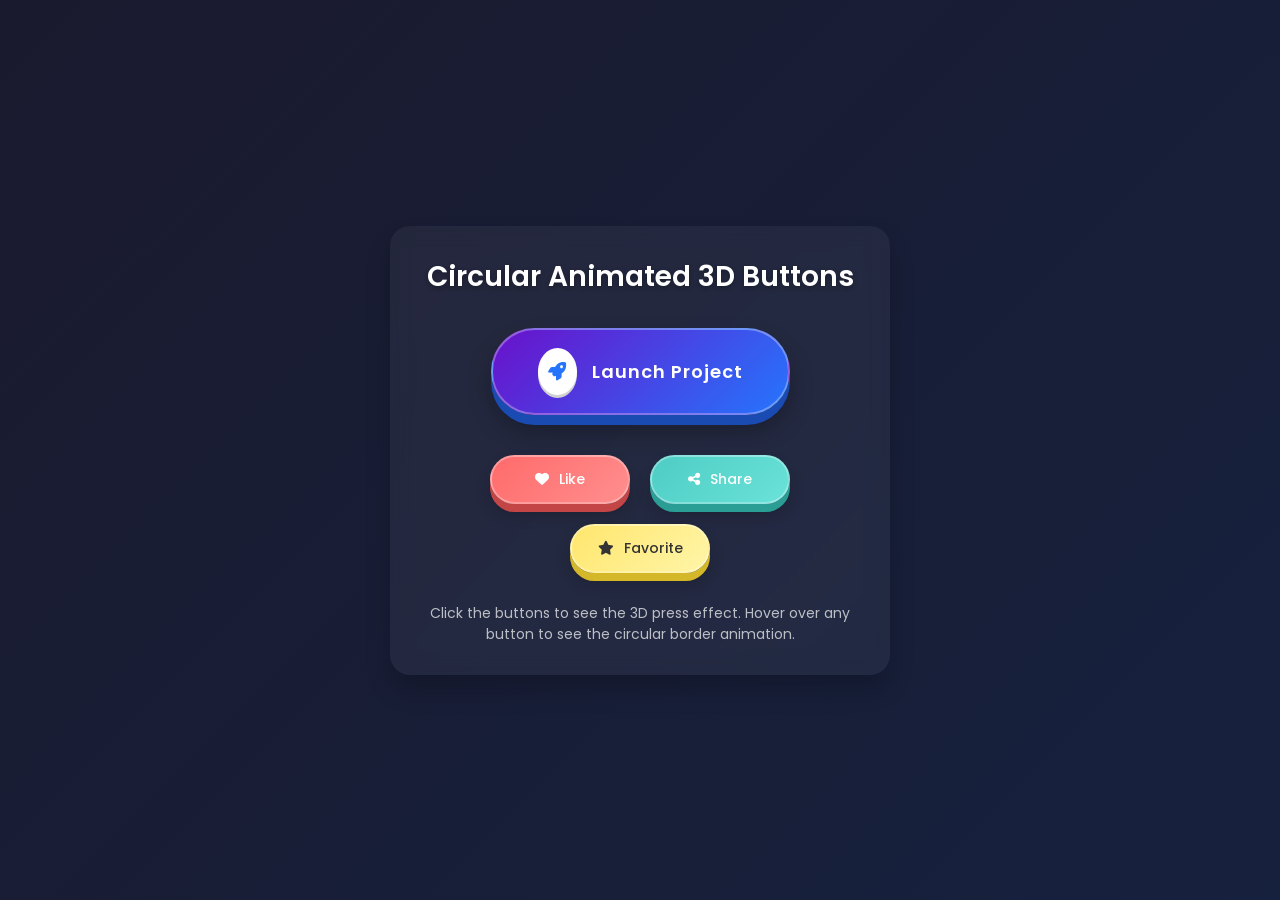
<file: Button1/index.html>
<!DOCTYPE html>
<html lang="en">
<head>
    <meta charset="UTF-8">
    <meta name="viewport" content="width=device-width, initial-scale=1.0">
    <title>Circular Animated 3D Buttons</title>
    <link href="https://fonts.googleapis.com/css2?family=Poppins:wght@400;500;600;700&display=swap" rel="stylesheet">
    <link rel="stylesheet" href="https://cdnjs.cloudflare.com/ajax/libs/font-awesome/6.4.0/css/all.min.css">
    <link rel="stylesheet" href="style.css">
</head>
<body>
    <div class="container">
        <h1>Circular Animated 3D Buttons</h1>
        
        <button class="button-3d">
            <div class="icon">
                <i class="fas fa-rocket"></i>
            </div>
            <span class="button-text">Launch Project</span>
        </button>
        
        <div class="variations">
            <button class="button-variant variant-1">
                <i class="fas fa-heart"></i>
                <span>Like</span>
            </button>
            
            <button class="button-variant variant-2">
                <i class="fas fa-share-alt"></i>
                <span>Share</span>
            </button>
            
            <button class="button-variant variant-3">
                <i class="fas fa-star"></i>
                <span>Favorite</span>
            </button>
        </div>
        
        <div class="info">
            <p>Click the buttons to see the 3D press effect. Hover over any button to see the circular border animation.</p>
        </div>
    </div>

    <script>
        // Add click animation to all buttons
        document.querySelectorAll('.button-3d, .button-variant').forEach(button => {
            button.addEventListener('click', function() {
                this.style.transform = 'translateY(5px)';
                setTimeout(() => {
                    this.style.transform = '';
                }, 150);
            });
        });
    </script>
</body>
</html>
</file>
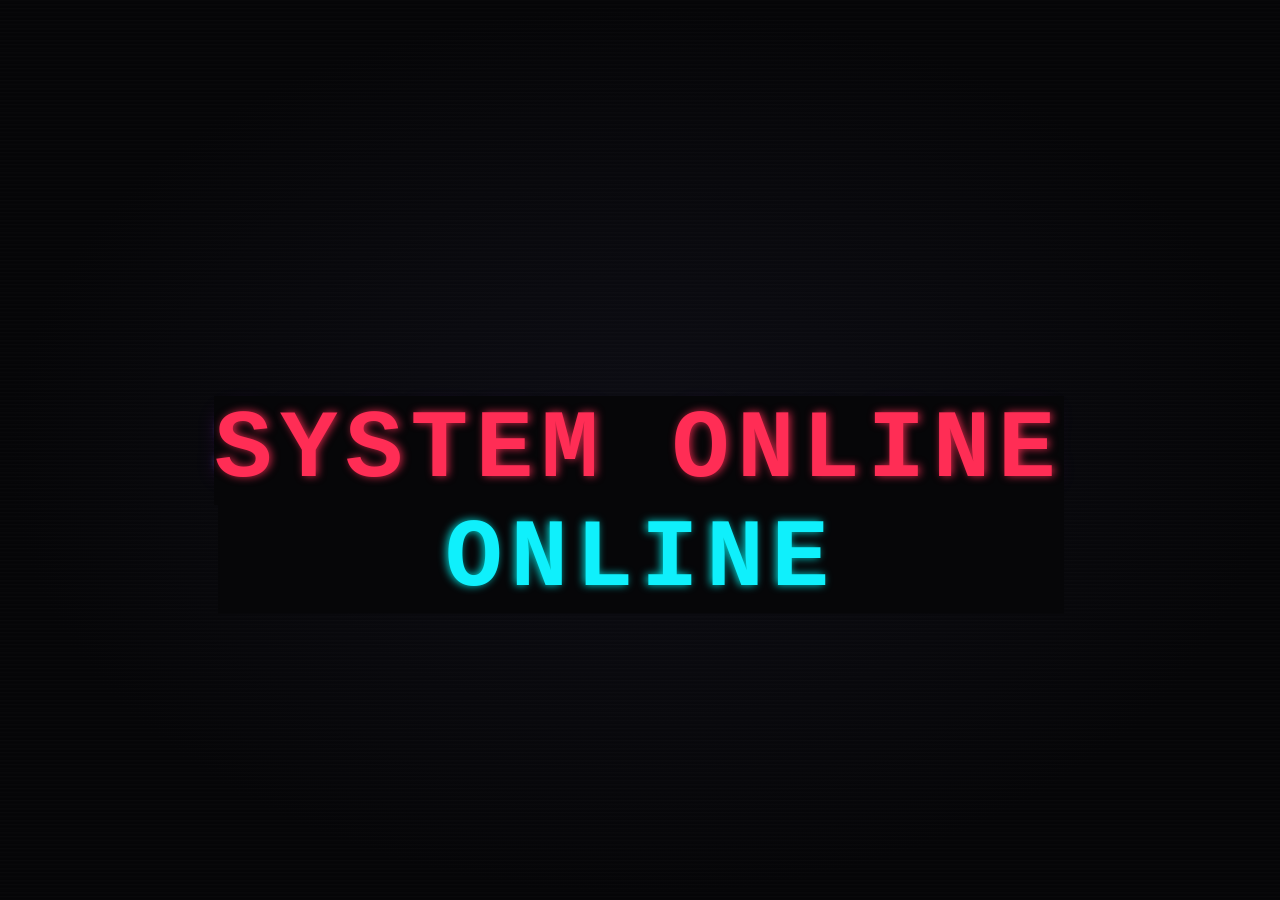
<file: Glitler effect/index.html>
<!DOCTYPE html>
<html lang="en">

<head>
    <meta charset="UTF-8">
    <meta name="viewport" content="width=device-width, initial-scale=1.0">
    <title>Glitch Text // Cyberpunk</title>
    <link rel="stylesheet" href="style.css">
</head>

<body>

    <div class="noise"></div>
    <div class="scanlines"></div>

    <div class="glitch-wrap">
        <h1 data-text="SYSTEM ONLINE">
            SYSTEM ONLINE
            <span class="layer-purple">SYSTEM ONLINE</span>
        </h1>
       
    </div>

</body>

</html>
</file>
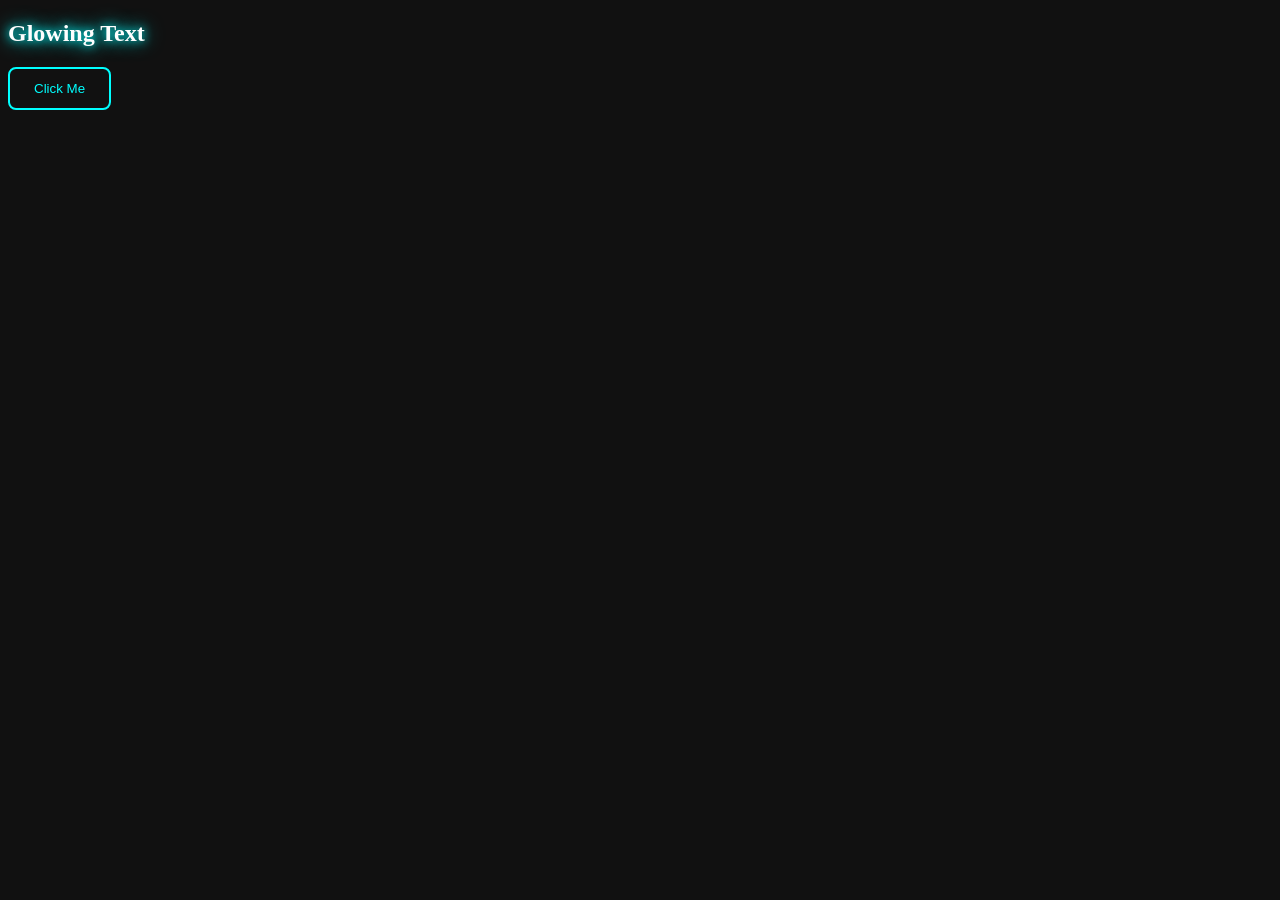
<file: glowing/index.html>
<!DOCTYPE html>
<html lang="en">
<head>
    <meta charset="UTF-8">
    <meta name="viewport" content="width=device-width, initial-scale=1.0">
    <title>Document</title>
    <link rel="stylesheet" href="style.css">
</head>
<body>
    <h2 class="glow-text">Glowing Text</h2>
    <button class="glow-btn">Click Me</button>
</body>
</html>
</file>
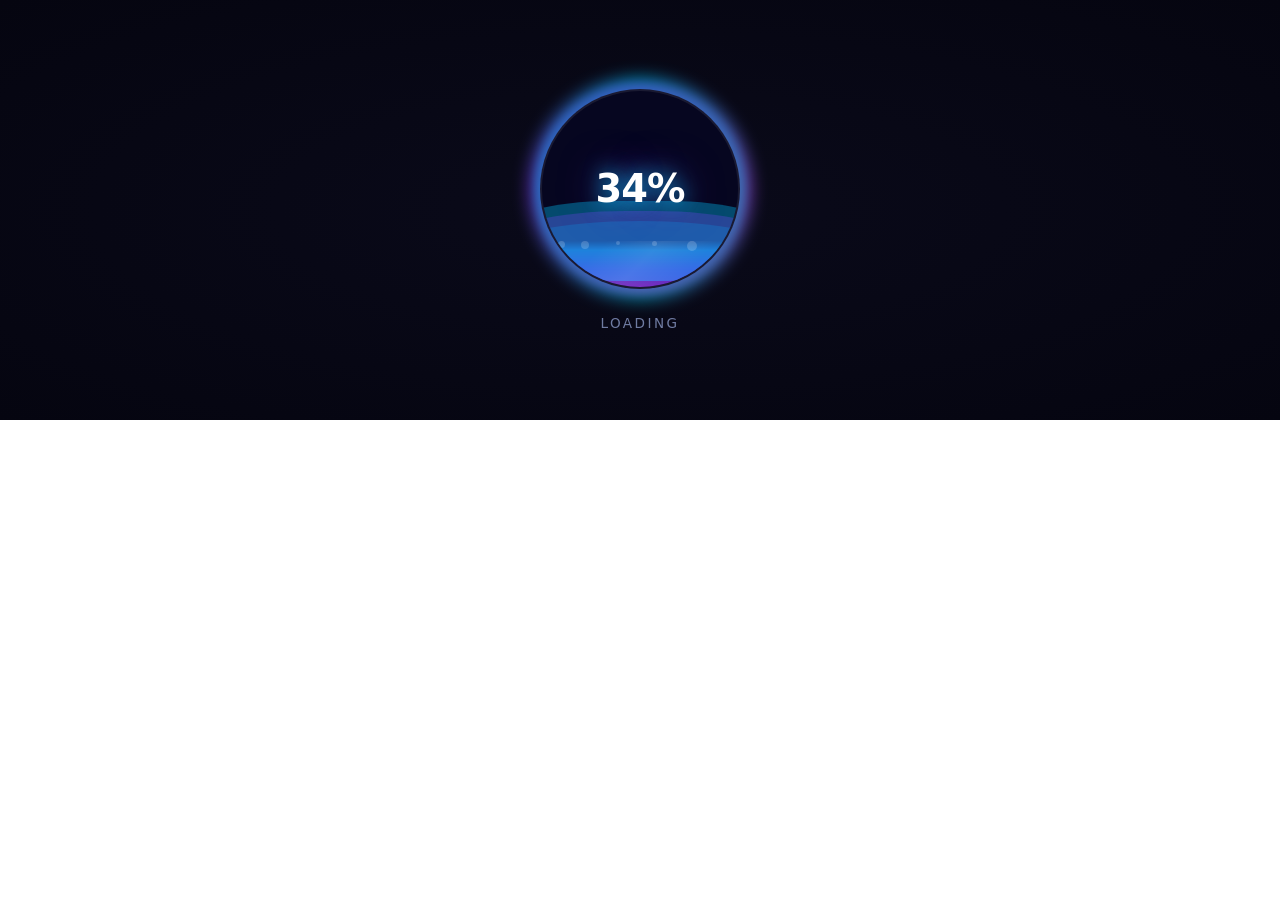
<file: liqued Loader/index.html>
<!DOCTYPE html>
<html lang="en">

<head>
    <meta charset="UTF-8">
    <meta name="viewport" content="width=device-width, initial-scale=1.0">
    <title>Document</title>
    <link rel="stylesheet" href="style.css">
</head>

<body>
    <div class="scene">
        <div class="loader-wrap">
            <div class="glow-ring"></div>
            <div class="glow-ring2"></div>
            <div class="loader">
                <div class="liquid">
                    <div class="wave"></div>
                    <div class="wave2"></div>
                    <div class="wave3"></div>
                    <div class="bubble b1"></div>
                    <div class="bubble b2"></div>
                    <div class="bubble b3"></div>
                    <div class="bubble b4"></div>
                    <div class="bubble b5"></div>
                    <div class="shimmer"></div>
                </div>
            </div>
            <div class="pct" id="pct">68%</div>
        </div>
        <div class="label">Loading</div>
    </div>

    <script>
        let v = 0, target = 68, dir = 1;
        const el = document.getElementById('pct');
        const liq = document.querySelector('.liquid');
        function tick() {
            v += dir * (Math.random() * 0.4 + 0.1);
            if (v >= target) { v = target; dir = -1; target = Math.floor(Math.random() * 30 + 40); }
            if (v <= 30) { v = 30; dir = 1; target = Math.floor(Math.random() * 40 + 50); }
            el.textContent = Math.round(v) + '%';
            liq.style.height = (v * 0.7) + '%';
            setTimeout(tick, 80);
        }
        tick();
    </script>

</body>

</html>
</file>
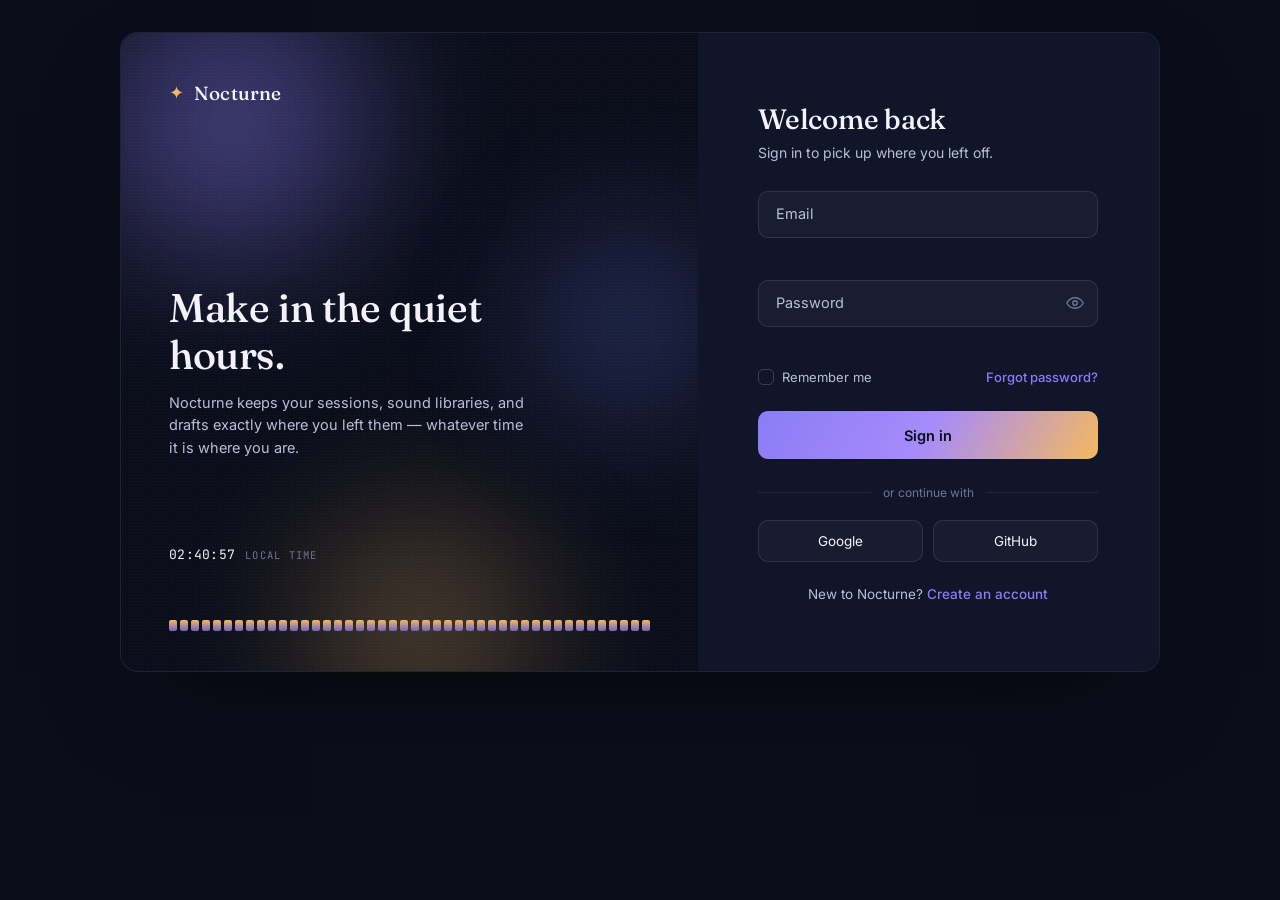
<file: login1/index.html>
<!DOCTYPE html>
<html lang="en">
<head>
<meta charset="UTF-8">
<meta name="viewport" content="width=device-width, initial-scale=1.0">
<title>Nocturne — Sign in</title>
<link rel="preconnect" href="https://fonts.googleapis.com">
<link rel="preconnect" href="https://fonts.gstatic.com" crossorigin>
<link href="https://fonts.googleapis.com/css2?family=Fraunces:opsz,wght@9..144,400;9..144,500;9..144,600&family=Inter:wght@400;500;600&family=JetBrains+Mono:wght@400;500&display=swap" rel="stylesheet">
<link rel="stylesheet" href="style.css">
</head>
<body>

  <div class="page">

    <div class="art-panel">
      <div class="aurora" id="aurora">
        <span class="blob blob-1"></span>
        <span class="blob blob-2"></span>
        <span class="blob blob-3"></span>
      </div>
      <div class="grain"></div>

      <div class="art-content">
        <div class="brand">
          <span class="brand-mark">✦</span>
          <span class="brand-name">Nocturne</span>
        </div>
      </div>

      <div class="art-middle">
        <p class="art-quote">Make in the&nbsp;quiet hours.</p>
        <p class="art-sub">Nocturne keeps your sessions, sound libraries, and drafts exactly where you left them — whatever time it is where you are.</p>
      </div>

      <div>
        <div class="meta-row">
          <span class="clock" id="clock">00:00:00</span>
          <span class="meta-label">LOCAL TIME</span>
        </div>
        <div class="waveform" id="waveform" aria-hidden="true"></div>
      </div>
    </div>

    <div class="form-panel">
      <div class="form-card">
        <h1>Welcome back</h1>
        <p class="form-sub">Sign in to pick up where you left off.</p>

        <form id="loginForm" novalidate>

          <div class="field" id="emailField">
            <input type="email" id="email" placeholder=" " autocomplete="email" required>
            <label for="email">Email</label>
            <span class="field-error" id="emailError"></span>
          </div>

          <div class="field password" id="passwordField">
            <input type="password" id="password" placeholder=" " autocomplete="current-password" required minlength="6">
            <label for="password">Password</label>
            <button type="button" class="toggle-pass" id="togglePass" aria-label="Show password">
              <svg id="eyeIcon" viewBox="0 0 24 24" fill="none" stroke="currentColor" stroke-width="1.8" stroke-linecap="round" stroke-linejoin="round">
                <path d="M1 12s4-7 11-7 11 7 11 7-4 7-11 7-11-7-11-7Z"/>
                <circle cx="12" cy="12" r="3"/>
              </svg>
            </button>
            <span class="field-error" id="passwordError"></span>
          </div>

          <div class="row-between">
            <label class="remember">
              <input type="checkbox" id="remember">
              <span class="checkbox-box"></span>
              Remember me
            </label>
            <a href="#" class="link">Forgot password?</a>
          </div>

          <button type="submit" class="submit-btn" id="submitBtn">
            <span class="btn-label">Sign in</span>
            <span class="mini-wave" aria-hidden="true"><span></span><span></span><span></span><span></span></span>
            <span class="check" aria-hidden="true">
              <svg viewBox="0 0 24 24" fill="none" stroke="currentColor" stroke-width="2.4" stroke-linecap="round" stroke-linejoin="round"><polyline points="20 6 9 17 4 12"/></svg>
              Signed in
            </span>
          </button>

        </form>

        <div class="divider"><span>or continue with</span></div>

        <div class="oauth-row">
          <button class="oauth-btn" type="button">Google</button>
          <button class="oauth-btn" type="button">GitHub</button>
        </div>

        <p class="signup-row">New to Nocturne? <a href="#" class="link">Create an account</a></p>
      </div>
    </div>

  </div>

<script>
(function(){

  /* live clock */
  var clockEl = document.getElementById('clock');
  function tick(){
    var d = new Date();
    var pad = function(n){ return n.toString().padStart(2,'0'); };
    clockEl.textContent = pad(d.getHours()) + ':' + pad(d.getMinutes()) + ':' + pad(d.getSeconds());
  }
  tick();
  setInterval(tick, 1000);

  /* build ambient waveform */
  var waveform = document.getElementById('waveform');
  var BAR_COUNT = 44;
  var bars = [];
  for (var i = 0; i < BAR_COUNT; i++){
    var bar = document.createElement('span');
    bar.className = 'bar';
    var dur = (1.6 + Math.random()*1.6).toFixed(2);
    var delay = (Math.random()*2).toFixed(2);
    var ampHi = (0.45 + Math.random()*0.55).toFixed(2);
    bar.style.setProperty('--dur', dur + 's');
    bar.style.setProperty('--delay', delay + 's');
    bar.style.setProperty('--ampHi', ampHi);
    bar.style.setProperty('--ampLo', (ampHi*0.35).toFixed(2));
    waveform.appendChild(bar);
    bars.push(bar);
  }

  var reduceMotion = window.matchMedia('(prefers-reduced-motion: reduce)').matches;

  function pulseWave(count){
    if (reduceMotion) return;
    var shuffled = bars.slice().sort(function(){ return 0.5 - Math.random(); });
    var sample = shuffled.slice(0, count || 6);
    sample.forEach(function(b){
      b.classList.add('pulse');
      setTimeout(function(){ b.classList.remove('pulse'); }, 280 + Math.random()*200);
    });
  }

  function boostAurora(on){
    if (reduceMotion) return;
    document.getElementById('aurora').classList.toggle('boost', on);
  }

  /* typing reacts on the ambient waveform */
  ['email','password'].forEach(function(id){
    var el = document.getElementById(id);
    el.addEventListener('input', function(){ pulseWave(4); });
  });

  /* password visibility toggle */
  var passwordInput = document.getElementById('password');
  var toggleBtn = document.getElementById('togglePass');
  var eyeIcon = document.getElementById('eyeIcon');
  var EYE = '<path d="M1 12s4-7 11-7 11 7 11 7-4 7-11 7-11-7-11-7Z"/><circle cx="12" cy="12" r="3"/>';
  var EYE_OFF = '<path d="M17.94 17.94A10.94 10.94 0 0 1 12 19c-7 0-11-7-11-7a18.6 18.6 0 0 1 4.22-4.94"/><path d="M9.9 4.24A9.12 9.12 0 0 1 12 4c7 0 11 7 11 7a18.5 18.5 0 0 1-2.16 3.19"/><path d="M14.12 14.12a3 3 0 1 1-4.24-4.24"/><line x1="1" y1="1" x2="23" y2="23"/>';
  toggleBtn.addEventListener('click', function(){
    var showing = passwordInput.type === 'text';
    passwordInput.type = showing ? 'password' : 'text';
    eyeIcon.innerHTML = showing ? EYE : EYE_OFF;
    toggleBtn.setAttribute('aria-label', showing ? 'Show password' : 'Hide password');
  });

  /* validation + submit flow */
  var form = document.getElementById('loginForm');
  var emailField = document.getElementById('emailField');
  var passwordField = document.getElementById('passwordField');
  var emailInput = document.getElementById('email');
  var emailError = document.getElementById('emailError');
  var passwordError = document.getElementById('passwordError');
  var submitBtn = document.getElementById('submitBtn');

  function setError(field, errorEl, message){
    if (message){
      field.classList.add('has-error');
      errorEl.textContent = message;
      field.classList.remove('shake');
      void field.offsetWidth;
      field.classList.add('shake');
    } else {
      field.classList.remove('has-error');
      errorEl.textContent = '';
    }
  }

  function isValidEmail(value){
    return /^[^\s@]+@[^\s@]+\.[^\s@]+$/.test(value);
  }

  form.addEventListener('submit', function(e){
    e.preventDefault();
    if (submitBtn.classList.contains('loading') || submitBtn.classList.contains('success')) return;

    var emailVal = emailInput.value.trim();
    var passVal = passwordInput.value;
    var ok = true;

    if (!emailVal){
      setError(emailField, emailError, 'Enter your email to continue.');
      ok = false;
    } else if (!isValidEmail(emailVal)){
      setError(emailField, emailError, 'That email address doesn\u2019t look right.');
      ok = false;
    } else {
      setError(emailField, emailError, '');
    }

    if (!passVal){
      setError(passwordField, passwordError, 'Enter your password to continue.');
      ok = false;
    } else if (passVal.length < 6){
      setError(passwordField, passwordError, 'Password should be at least 6 characters.');
      ok = false;
    } else {
      setError(passwordField, passwordError, '');
    }

    if (!ok){
      pulseWave(10);
      return;
    }

    submitBtn.classList.add('loading');
    boostAurora(true);
    pulseWave(14);

    setTimeout(function(){
      submitBtn.classList.remove('loading');
      submitBtn.classList.add('success');
      pulseWave(24);
    }, 1100);

  });

})();
</script>

</body>
</html>
</file>
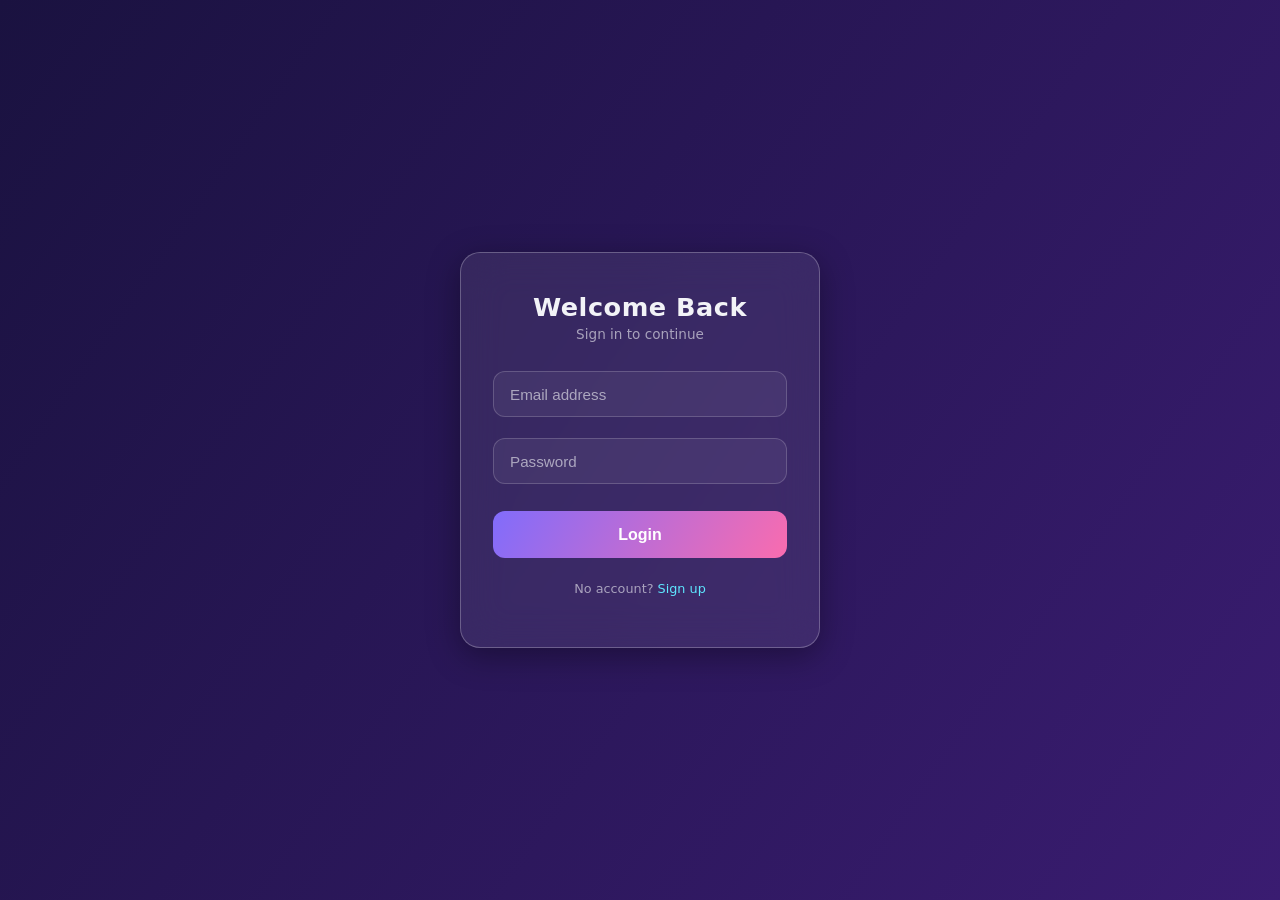
<file: login2/index.html>
<!DOCTYPE html>
<html lang="en">

<head>
    <meta charset="UTF-8">
    <meta name="viewport" content="width=device-width, initial-scale=1">
    <title>Glass Login</title>
    <link rel="stylesheet" href="style.css">
</head>

<body>

    <form onsubmit="event.preventDefault(); this.querySelector('button').textContent='Welcome ✨';">
        <h1>Welcome Back</h1>
        <p class="sub">Sign in to continue</p>

        <div class="field">
            <input type="email" placeholder="Email address" required>
        </div>
        <div class="field">
            <input type="password" placeholder="Password" required>
        </div>

        <button type="submit">Login</button>

        <p class="footer">No account? <a href="#">Sign up</a></p>
    </form>

</body>

</html>
</file>
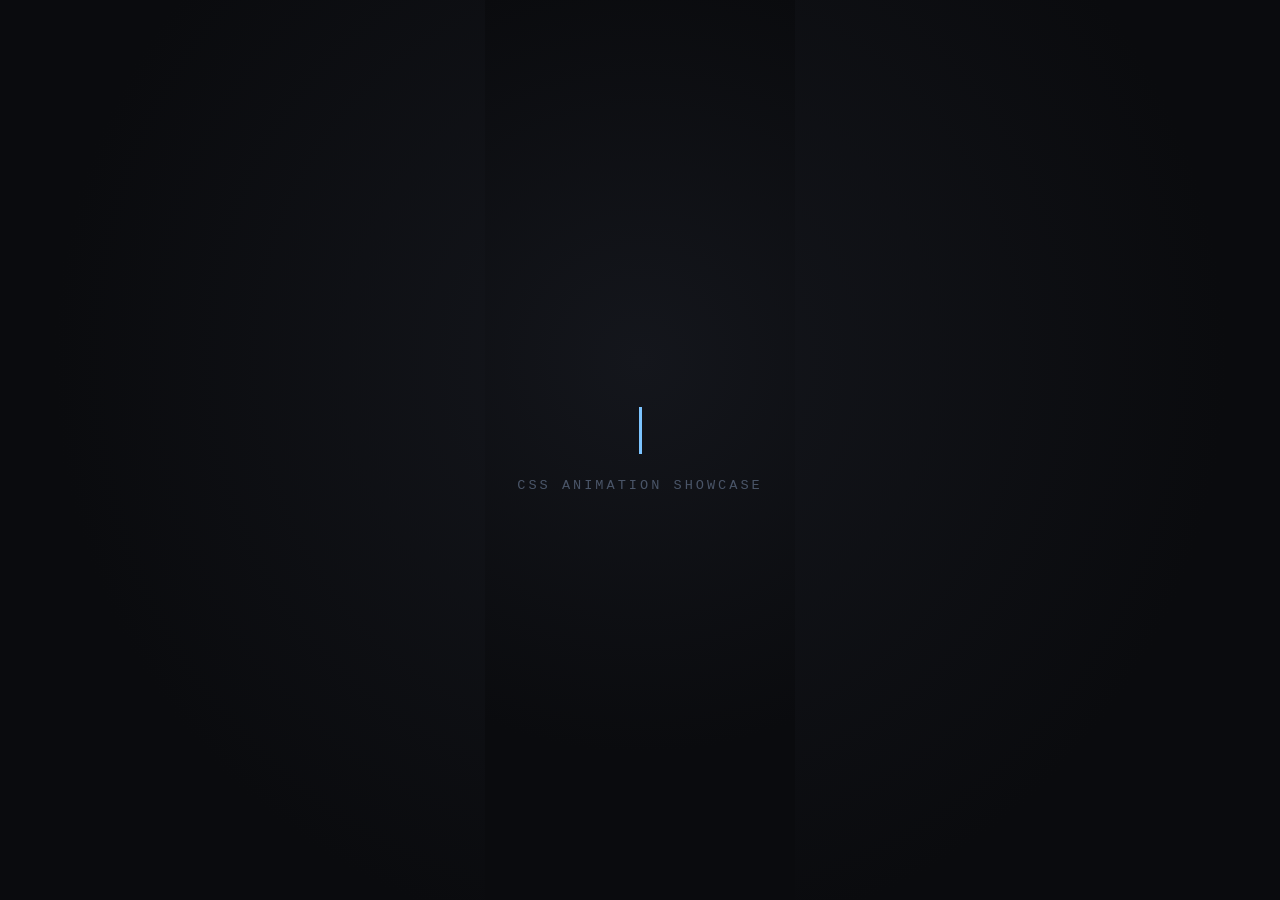
<file: typerwritter/index.html>
<!DOCTYPE html>
<html lang="en">

<head>
    <meta charset="UTF-8">
    <meta name="viewport" content="width=device-width, initial-scale=1.0">
    <title>Typewriter Effect</title>
    <link rel="stylesheet" href="style.css">
</head>

<body>

    <div class="stage">
        <div class="typewriter">Code. Create. Repeat.</div>
        <div class="caption">CSS Animation Showcase</div>
    </div>

</body>

</html>
</file>
<file: Button1/style.css>
* {
     margin: 0;
     padding: 0;
     box-sizing: border-box;
 }

 body {
     background: linear-gradient(135deg, #1a1a2e, #16213e);
     display: flex;
     justify-content: center;
     align-items: center;
     height: 100vh;
     font-family: 'Poppins', sans-serif;
 }

 .container {
     text-align: center;
     padding: 30px;
     border-radius: 20px;
     background: rgba(255, 255, 255, 0.05);
     backdrop-filter: blur(10px);
     box-shadow: 0 15px 25px rgba(0, 0, 0, 0.2);
     max-width: 500px;
     width: 90%;
 }

 h1 {
     color: white;
     margin-bottom: 30px;
     font-weight: 600;
     font-size: 28px;
     text-shadow: 0 2px 5px rgba(0, 0, 0, 0.3);
 }

 .button-3d {
     position: relative;
     display: flex;
     align-items: center;
     justify-content: center;
     gap: 15px;
     background: linear-gradient(135deg, #6a11cb 0%, #2575fc 100%);
     color: white;
     font-weight: 600;
     font-family: 'Poppins', sans-serif;
     font-size: 18px;
     letter-spacing: 1px;
     border: 2px solid rgba(255, 255, 255, 0.3);
     border-radius: 50px;
     padding: 18px 45px;
     box-shadow: 0 10px 0 #1a4bb3, 0 15px 25px rgba(0, 0, 0, 0.3);
     cursor: pointer;
     transition: all 0.3s ease;
     overflow: hidden;
     margin: 0 auto;
 }

 .button-3d::before {
     content: '';
     position: absolute;
     top: 0;
     left: -100%;
     width: 100%;
     height: 100%;
     background: linear-gradient(90deg, transparent, rgba(255, 255, 255, 0.2), transparent);
     transition: 0.5s;
 }

 .button-3d:hover::before {
     left: 100%;
 }

 .button-3d:active {
     box-shadow: 0 5px 0 #1a4bb3;
     transform: translateY(5px);
 }

 .icon {
     background: white;
     color: #2575fc;
     border-radius: 50%;
     padding: 10px;
     font-size: 18px;
     box-shadow: 0 3px 0 #d1d1d1;
     transition: all 0.3s ease;
     z-index: 1;
 }

 .button-3d:hover .icon {
     transform: scale(1.2) rotate(15deg);
     box-shadow: 0 5px 0 #d1d1d1;
 }

 .button-text {
     z-index: 1;
 }

 /* Circular border animation */
 .button-3d::after {
     content: '';
     position: absolute;
     top: -4px;
     left: -4px;
     right: -4px;
     bottom: -4px;
     border-radius: 50px;
     border: 2px solid transparent;
     background: linear-gradient(135deg, #6a11cb, #2575fc, #6a11cb);
     background-size: 400% 400%;
     z-index: -1;
     animation: borderAnimation 3s linear infinite;
     opacity: 0;
     transition: opacity 0.3s ease;
 }

 .button-3d:hover::after {
     opacity: 1;
 }

 @keyframes borderAnimation {
     0% {
         background-position: 0% 50%;
     }

     50% {
         background-position: 100% 50%;
     }

     100% {
         background-position: 0% 50%;
     }
 }

 .variations {
     display: flex;
     flex-wrap: wrap;
     justify-content: center;
     gap: 20px;
     margin-top: 40px;
 }

 .button-variant {
     position: relative;
     display: flex;
     align-items: center;
     justify-content: center;
     gap: 10px;
     color: white;
     font-weight: 500;
     font-family: 'Poppins', sans-serif;
     font-size: 14px;
     border: 2px solid rgba(255, 255, 255, 0.3);
     border-radius: 50px;
     padding: 12px 25px;
     cursor: pointer;
     transition: all 0.3s ease;
     min-width: 140px;
     overflow: hidden;
 }

 .variant-1 {
     background: linear-gradient(135deg, #ff6b6b, #ff8e8e);
     box-shadow: 0 8px 0 #c44545, 0 10px 15px rgba(0, 0, 0, 0.2);
 }

 .variant-1:active {
     box-shadow: 0 4px 0 #c44545;
     transform: translateY(4px);
 }

 .variant-2 {
     background: linear-gradient(135deg, #4ecdc4, #6ae2d9);
     box-shadow: 0 8px 0 #2a9d94, 0 10px 15px rgba(0, 0, 0, 0.2);
 }

 .variant-2:active {
     box-shadow: 0 4px 0 #2a9d94;
     transform: translateY(4px);
 }

 .variant-3 {
     background: linear-gradient(135deg, #ffe66d, #fff5a8);
     color: #333;
     box-shadow: 0 8px 0 #d4b82a, 0 10px 15px rgba(0, 0, 0, 0.2);
 }

 .variant-3:active {
     box-shadow: 0 4px 0 #d4b82a;
     transform: translateY(4px);
 }

 /* Circular border animation for variant buttons */
 .button-variant::after {
     content: '';
     position: absolute;
     top: -4px;
     left: -4px;
     right: -4px;
     bottom: -4px;
     border-radius: 50px;
     border: 2px solid transparent;
     background: linear-gradient(135deg, currentColor, rgba(255, 255, 255, 0.7), currentColor);
     background-size: 400% 400%;
     z-index: -1;
     animation: borderAnimation 3s linear infinite;
     opacity: 0;
     transition: opacity 0.3s ease;
 }

 .button-variant:hover::after {
     opacity: 1;
 }

 .info {
     color: rgba(255, 255, 255, 0.7);
     margin-top: 30px;
     font-size: 14px;
     line-height: 1.5;
 }
</file>
<file: Glitler effect/style.css>
:root {
    --bg: #060608;
    --cyan: #0ff0fc;
    --red: #ff2d55;
    --purple: #b026ff;
}

* {
    margin: 0;
    padding: 0;
    box-sizing: border-box;
}

html,
body {
    height: 100%;
    background: var(--bg);
    overflow: hidden;
}

body {
    display: flex;
    align-items: center;
    justify-content: center;
    min-height: 100vh;
    background:
        radial-gradient(ellipse at center, #0d0d14 0%, #050507 70%);
    font-family: 'Courier New', monospace;
}

/* subtle background noise via layered gradients (no images needed) */
.noise {
    position: fixed;
    inset: 0;
    pointer-events: none;
    background-image:
        repeating-linear-gradient(0deg, rgba(255, 255, 255, 0.02) 0px, rgba(255, 255, 255, 0.02) 1px, transparent 1px, transparent 3px);
    mix-blend-mode: overlay;
    animation: noiseShift 0.2s steps(2) infinite;
}

@keyframes noiseShift {
    0% {
        transform: translate(0, 0);
    }

    50% {
        transform: translate(-1px, 1px);
    }

    100% {
        transform: translate(1px, -1px);
    }
}

/* scanlines overlay */
.scanlines {
    position: fixed;
    inset: 0;
    pointer-events: none;
    background: repeating-linear-gradient(to bottom,
            rgba(255, 255, 255, 0.035) 0px,
            rgba(255, 255, 255, 0.035) 1px,
            transparent 2px,
            transparent 4px);
    animation: scanMove 6s linear infinite;
    opacity: 0.5;
}

@keyframes scanMove {
    from {
        background-position: 0 0;
    }

    to {
        background-position: 0 100px;
    }
}

.glitch-wrap {
    position: relative;
    text-align: center;
    padding: 2rem;
}

h1 {
    position: relative;
    font-size: clamp(2.5rem, 10vw, 6rem);
    font-weight: 900;
    letter-spacing: 0.08em;
    color: #f5f5f7;
    text-transform: uppercase;
    text-shadow:
        0 0 8px rgba(0, 255, 252, 0.6),
        0 0 22px rgba(176, 38, 255, 0.35);
    animation: flicker 4s infinite;
}

h1::before,
h1::after {
    content: attr(data-text);
    position: absolute;
    top: 0;
    left: 0;
    right: 0;
    color: inherit;
    background: var(--bg);
    overflow: hidden;
    clip-path: inset(0 0 0 0);
}

h1::before {
    color: var(--cyan);
    left: 2px;
    text-shadow: -2px 0 8px rgba(0, 255, 252, 0.8);
    animation: glitchTop 3.2s infinite linear;
}

h1::after {
    color: var(--red);
    left: -2px;
    text-shadow: 2px 0 8px rgba(255, 45, 85, 0.8);
    animation: glitchBottom 2.6s infinite linear;
}

/* purple layer via extra span */
.layer-purple {
    position: absolute;
    top: 0;
    left: 0;
    right: 0;
    color: var(--purple);
    text-shadow: 0 0 10px rgba(176, 38, 255, 0.8);
    mix-blend-mode: screen;
    animation: glitchPurple 3.8s infinite linear;
    pointer-events: none;
}

@keyframes flicker {

    0%,
    19%,
    21%,
    23%,
    25%,
    54%,
    56%,
    100% {
        opacity: 1;
    }

    20%,
    22%,
    24%,
    55% {
        opacity: 0.4;
    }
}

@keyframes glitchTop {

    0%,
    92%,
    100% {
        clip-path: inset(0 0 0 0);
        transform: translate(0, 0);
    }

    93% {
        clip-path: inset(10% 0 60% 0);
        transform: translate(-4px, -2px);
    }

    94% {
        clip-path: inset(70% 0 5% 0);
        transform: translate(4px, 2px);
    }

    95% {
        clip-path: inset(30% 0 40% 0);
        transform: translate(-3px, 1px);
    }

    96% {
        clip-path: inset(0 0 80% 0);
        transform: translate(3px, -1px);
    }

    97% {
        clip-path: inset(50% 0 10% 0);
        transform: translate(-2px, 2px);
    }

    98% {
        clip-path: inset(0 0 0 0);
        transform: translate(0, 0);
    }
}

@keyframes glitchBottom {

    0%,
    90%,
    100% {
        clip-path: inset(0 0 0 0);
        transform: translate(0, 0);
    }

    91% {
        clip-path: inset(60% 0 5% 0);
        transform: translate(4px, 1px);
    }

    92% {
        clip-path: inset(5% 0 70% 0);
        transform: translate(-4px, -1px);
    }

    93% {
        clip-path: inset(40% 0 30% 0);
        transform: translate(3px, 2px);
    }

    94% {
        clip-path: inset(75% 0 0 0);
        transform: translate(-3px, -2px);
    }

    95% {
        clip-path: inset(0 0 0 0);
        transform: translate(0, 0);
    }
}

@keyframes glitchPurple {

    0%,
    88%,
    100% {
        opacity: 0;
        transform: translate(0, 0);
    }

    89% {
        opacity: 0.7;
        transform: translate(6px, -2px) skewX(2deg);
    }

    90% {
        opacity: 0.7;
        transform: translate(-6px, 2px) skewX(-2deg);
    }

    91% {
        opacity: 0.5;
        transform: translate(3px, 0);
    }

    92% {
        opacity: 0;
        transform: translate(0, 0);
    }
}

@keyframes subFlicker {

    0%,
    88%,
    92%,
    100% {
        opacity: 0.75;
    }

    90% {
        opacity: 0.1;
    }
}
</file>
<file: glowing/style.css>
body{
    background-color: #111;
}

.glow-text{
    color: #fff;
    text-shadow: 0 0 10px #0ff,0 0 20px #0ff;
}

.glow-btn{
    background-color: #111;
    color: #0ff;
    border: 2px solid #0ff;
    padding: 12px 24px;
    border-radius: 8px;
    cursor: pointer;

}

.glow-btn:hover{
    box-shadow: 0 0 20px #0ff, 0 0 40px #0ff;
    text-shadow: 0 0 10px #0ff;
}
</file>
<file: liqued Loader/style.css>
* {
    margin: 0;
    padding: 0;
    box-sizing: border-box;
}

body {
    background: transparent;
}

.scene {
    display: flex;
    flex-direction: column;
    align-items: center;
    justify-content: center;
    min-height: 420px;
    background: radial-gradient(ellipse at 50% 50%,#0a0a1a 0%,#050510 100%);
}

.loader-wrap {
    position: relative;
    width: 200px;
    height: 200px;
}

.glow-ring {
    position: absolute;
    inset: -12px;
    border-radius: 50%;
    background: conic-gradient(from 0deg,#00c9ff,#a855f7,#06b6d4,#7c3aed,#00c9ff);
    animation: spin 4s linear infinite;
    filter: blur(8px);
    opacity: 0.6;
}

.glow-ring2 {
    position: absolute;
    inset: -6px;
    border-radius: 50%;
    background: conic-gradient(from 180deg,#a855f7,#00c9ff,#7c3aed,#06b6d4,#a855f7);
    animation: spin 6s linear infinite reverse;
    filter: blur(4px);
    opacity: 0.4;
}

.loader {
    position: relative;
    width: 200px;
    height: 200px;
    border-radius: 50%;
    overflow: hidden;
    background: #060620;
    border: 2px solid rgba(255, 255, 255, 0.08);
}

.liquid {
    position: absolute;
    bottom: 0;
    left: -10%;
    width: 120%;
    height: 65%;
    background: linear-gradient(180deg,rgba(0, 201, 255, 0) 0%,
            rgba(0, 180, 255, 0.6) 20%,
            rgba(80, 60, 220, 0.85) 60%,
            rgba(120, 40, 200, 0.95) 100%);
    animation: rise 3s ease-in-out infinite alternate;
}

.wave {
    position: absolute;
    top: -40px;
    left: -10%;
    width: 120%;
    height: 80px;
    background: rgba(0, 200, 255, 0.35);
    border-radius: 40%;
    animation: wave1 2.4s ease-in-out infinite;
}

.wave2 {
    position: absolute;
    top: -30px;
    left: -10%;
    width: 120%;
    height: 70px;
    background: rgba(120, 60, 240, 0.3);
    border-radius: 45%;
    animation: wave2 3.1s ease-in-out infinite reverse;
}

.wave3 {
    position: absolute;
    top: -20px;
    left: -10%;
    width: 120%;
    height: 60px;
    background: rgba(0, 180, 255, 0.2);
    border-radius: 50%;
    animation: wave1 1.9s ease-in-out infinite 0.5s;
}

.bubble {
    position: absolute;
    border-radius: 50%;
    background: rgba(255, 255, 255, 0.18);
    animation: bubble linear infinite;
}

.b1 {
    width: 8px;
    height: 8px;
    left: 25%;
    animation-duration: 3s;
    animation-delay: 0s;
}

.b2 {
    width: 5px;
    height: 5px;
    left: 55%;
    animation-duration: 4s;
    animation-delay: 1s;
}

.b3 {
    width: 10px;
    height: 10px;
    left: 70%;
    animation-duration: 3.5s;
    animation-delay: 0.5s;
}

.b4 {
    width: 4px;
    height: 4px;
    left: 40%;
    animation-duration: 2.8s;
    animation-delay: 1.5s;
}

.b5 {
    width: 7px;
    height: 7px;
    left: 15%;
    animation-duration: 3.8s;
    animation-delay: 0.8s;
}

.shimmer {
    position: absolute;
    inset: 0;
    background: linear-gradient(135deg,
            transparent 30%,
            rgba(255, 255, 255, 0.08) 50%,
            transparent 70%);
    animation: shimmer 2.5s ease-in-out infinite;
}

.pct {
    position: absolute;
    inset: 0;
    display: flex;
    align-items: center;
    justify-content: center;
    font: 700 2.4rem/1 system-ui, sans-serif;
    color: #fff;
    letter-spacing: -1px;
    text-shadow:
        0 0 20px rgba(0, 200, 255, 0.8),
        0 0 40px rgba(140, 60, 240, 0.6);
    animation: pulse 2s ease-in-out infinite;
    pointer-events: none;
}

.label {
    margin-top: 28px;
    font: 500 0.85rem/1 system-ui, sans-serif;
    color: rgba(180, 200, 255, 0.6);
    letter-spacing: 0.18em;
    text-transform: uppercase;
    animation: fadepulse 2.5s ease-in-out infinite;
}

@keyframes spin {
    to {
        transform: rotate(360deg);
    }
}

@keyframes rise {
    0% {
        height: 60%;
    }

    100% {
        height: 72%;
    }
}

@keyframes wave1 {

    0%,
    100% {
        transform: rotate(0deg);
    }

    50% {
        transform: rotate(6deg) translateX(4%);
    }
}

@keyframes wave2 {

    0%,
    100% {
        transform: rotate(0deg) translateX(0);
    }

    50% {
        transform: rotate(-8deg) translateX(-4%);
    }
}

@keyframes bubble {
    0% {
        transform: translateY(0) scale(1);
        opacity: 0.7;
    }

    80% {
        opacity: 0.5;
    }

    100% {
        transform: translateY(-130px) scale(0.4);
        opacity: 0;
    }
}

@keyframes shimmer {

    0%,
    100% {
        opacity: 0;
    }

    50% {
        opacity: 1;
    }
}

@keyframes pulse {

    0%,
    100% {
        transform: scale(1);
        opacity: 1;
    }

    50% {
        transform: scale(1.04);
        opacity: 0.85;
    }
}

@keyframes fadepulse {

    0%,
    100% {
        opacity: 0.5;
    }

    50% {
        opacity: 0.9;
    }
}

@keyframes count {
    from {
        --n: 0;
    }

    to {
        --n: 68;
    }
}
</file>
<file: login1/style.css>
:root {
    --ink: #0B0E1A;
    --ink-2: #11152A;
    --ink-3: #161B33;
    --violet: #8B7CF6;
    --violet-soft: #6E63C9;
    --amber: #F4B860;
    --mist: #B8BFD9;
    --mist-dim: #6E7596;
    --paper: #F4F2F8;
    --danger: #E2706B;
    --r-card: 18px;
    --r-control: 10px;
    --ease: cubic-bezier(.22, 1, .36, 1);
}

* {
    box-sizing: border-box;
}

html,
body {
    margin: 0;
    min-height: 100%;
    background: var(--ink);
    color: var(--paper);
    font-family: 'Inter', sans-serif;
}

body {
    display: flex;
    align-items: center;
    justify-content: center;
    padding: 32px;
}

a {
    color: inherit;
}

.page {
    width: 100%;
    max-width: 1040px;
    min-height: 640px;
    display: grid;
    grid-template-columns: 1.25fr 1fr;
    background: var(--ink-2);
    border-radius: var(--r-card);
    overflow: hidden;
    border: 1px solid rgba(255, 255, 255, .06);
    box-shadow: 0 40px 100px -40px rgba(0, 0, 0, .7);
}

/* ---------- LEFT: art panel ---------- */

.art-panel {
    position: relative;
    padding: 48px 48px 40px;
    display: flex;
    flex-direction: column;
    justify-content: space-between;
    overflow: hidden;
    background: var(--ink);
}

.aurora {
    position: absolute;
    inset: 0;
    overflow: hidden;
    z-index: 0;
}

.blob {
    position: absolute;
    border-radius: 50%;
    filter: blur(60px);
    opacity: .55;
    will-change: transform;
}

.blob-1 {
    width: 420px;
    height: 420px;
    background: radial-gradient(circle, var(--violet) 0%, transparent 70%);
    top: -120px;
    left: -100px;
    animation: drift1 22s ease-in-out infinite;
}

.blob-2 {
    width: 360px;
    height: 360px;
    background: radial-gradient(circle, var(--amber) 0%, transparent 70%);
    bottom: -140px;
    left: 120px;
    opacity: .35;
    animation: drift2 26s ease-in-out infinite;
}

.blob-3 {
    width: 300px;
    height: 300px;
    background: radial-gradient(circle, #5B6BD6 0%, transparent 70%);
    top: 140px;
    right: -80px;
    opacity: .4;
    animation: drift3 19s ease-in-out infinite;
}

@keyframes drift1 {

    0%,
    100% {
        transform: translate(0, 0) scale(1);
    }

    50% {
        transform: translate(60px, 40px) scale(1.15);
    }
}

@keyframes drift2 {

    0%,
    100% {
        transform: translate(0, 0) scale(1);
    }

    50% {
        transform: translate(-40px, -50px) scale(1.1);
    }
}

@keyframes drift3 {

    0%,
    100% {
        transform: translate(0, 0) scale(1);
    }

    50% {
        transform: translate(-50px, 30px) scale(.9);
    }
}

.aurora.boost .blob {
    animation-duration: 6s;
    opacity: .75;
}

.grain {
    position: absolute;
    inset: 0;
    z-index: 1;
    background-image: radial-gradient(rgba(255, 255, 255, .04) 1px, transparent 1px);
    background-size: 3px 3px;
    pointer-events: none;
}

.art-content {
    position: relative;
    z-index: 2;
}

.brand {
    display: flex;
    align-items: center;
    gap: 10px;
    margin-bottom: auto;
}

.brand-mark {
    color: var(--amber);
    font-size: 18px;
    line-height: 1;
}

.brand-name {
    font-family: 'Fraunces', serif;
    font-weight: 500;
    font-size: 19px;
    letter-spacing: .01em;
}

.art-middle {
    position: relative;
    z-index: 2;
    margin-top: 120px;
}

.art-quote {
    font-family: 'Fraunces', serif;
    font-weight: 500;
    font-size: clamp(28px, 3.4vw, 40px);
    line-height: 1.18;
    letter-spacing: -.01em;
    max-width: 380px;
    margin: 0 0 14px;
    color: var(--paper);
}

.art-sub {
    font-size: 14.5px;
    color: var(--mist);
    max-width: 360px;
    line-height: 1.55;
    margin: 0;
}

.meta-row {
    position: relative;
    z-index: 2;
    display: flex;
    align-items: baseline;
    gap: 10px;
    margin-top: 28px;
    font-family: 'JetBrains Mono', monospace;
}

.clock {
    font-size: 13px;
    color: var(--paper);
    letter-spacing: .02em;
}

.meta-label {
    font-size: 10.5px;
    letter-spacing: .12em;
    color: var(--mist-dim);
}

.waveform {
    position: relative;
    z-index: 2;
    display: flex;
    align-items: flex-end;
    gap: 3px;
    height: 36px;
    margin-top: 32px;
}

.bar {
    flex: 1;
    min-width: 2px;
    border-radius: 2px;
    background: linear-gradient(to top, var(--violet-soft), var(--amber));
    transform-origin: bottom;
    height: 30%;
    animation: wave var(--dur, 2.2s) ease-in-out var(--delay, 0s) infinite alternate;
}

@keyframes wave {
    from {
        transform: scaleY(var(--ampLo, .35));
    }

    to {
        transform: scaleY(var(--ampHi, 1));
    }
}

.bar.pulse {
    animation: none !important;
    transform: scaleY(1.15);
    transition: transform .12s var(--ease);
    filter: brightness(1.3);
}

/* ---------- RIGHT: form panel ---------- */

.form-panel {
    background: var(--ink-2);
    display: flex;
    align-items: center;
    justify-content: center;
    padding: 48px 44px;
}

.form-card {
    width: 100%;
    max-width: 340px;
    opacity: 0;
    transform: translateY(10px);
    animation: rise .7s var(--ease) .15s forwards;
}

@keyframes rise {
    to {
        opacity: 1;
        transform: translateY(0);
    }
}

.form-card h1 {
    font-family: 'Fraunces', serif;
    font-weight: 500;
    font-size: 28px;
    margin: 0 0 6px;
    letter-spacing: -.01em;
}

.form-sub {
    font-size: 14px;
    color: var(--mist);
    margin: 0 0 28px;
    line-height: 1.5;
}

.field {
    position: relative;
    margin-bottom: 20px;
}

.field input {
    width: 100%;
    padding: 14px 16px;
    background: rgba(255, 255, 255, .035);
    border: 1px solid rgba(255, 255, 255, .1);
    border-radius: var(--r-control);
    color: var(--paper);
    font-family: 'Inter', sans-serif;
    font-size: 14.5px;
    outline: none;
    transition: border-color .2s var(--ease), background .2s var(--ease);
}

.field input::placeholder {
    color: transparent;
}

.field label {
    position: absolute;
    left: 16px;
    top: 14px;
    font-size: 14.5px;
    color: var(--mist);
    pointer-events: none;
    transition: all .16s var(--ease);
    background: transparent;
    padding: 0 2px;
}

.field input:focus {
    border-color: var(--violet);
    background: rgba(139, 124, 246, .06);
    box-shadow: 0 0 0 3px rgba(139, 124, 246, .14);
}

.field input:focus+label,
.field input:not(:placeholder-shown)+label {
    top: -8px;
    left: 13px;
    font-size: 11px;
    color: var(--violet);
    background: var(--ink-2);
}

.field.has-error input {
    border-color: var(--danger);
}

.field.has-error input:focus {
    box-shadow: 0 0 0 3px rgba(226, 112, 107, .15);
}

.field.shake {
    animation: shake .32s linear;
}

@keyframes shake {

    0%,
    100% {
        transform: translateX(0);
    }

    25% {
        transform: translateX(-5px);
    }

    75% {
        transform: translateX(5px);
    }
}

.field-error {
    display: block;
    min-height: 16px;
    font-family: 'JetBrains Mono', monospace;
    font-size: 11px;
    color: var(--danger);
    margin-top: 6px;
    letter-spacing: .01em;
}

.field.password input {
    padding-right: 42px;
}

.toggle-pass {
    position: absolute;
    right: 8px;
    top: 8px;
    width: 30px;
    height: 30px;
    display: flex;
    align-items: center;
    justify-content: center;
    background: transparent;
    border: none;
    cursor: pointer;
    color: var(--mist-dim);
    border-radius: 8px;
    transition: color .15s, background .15s;
}

.toggle-pass:hover {
    color: var(--mist);
    background: rgba(255, 255, 255, .05);
}

.toggle-pass svg {
    width: 18px;
    height: 18px;
}

.row-between {
    display: flex;
    align-items: center;
    justify-content: space-between;
    margin-bottom: 26px;
    font-size: 13px;
}

.remember {
    display: flex;
    align-items: center;
    gap: 8px;
    color: var(--mist);
    cursor: pointer;
    user-select: none;
}

.remember input {
    display: none;
}

.checkbox-box {
    width: 16px;
    height: 16px;
    border-radius: 5px;
    border: 1px solid rgba(255, 255, 255, .18);
    display: inline-flex;
    align-items: center;
    justify-content: center;
    transition: background .15s, border-color .15s;
    flex-shrink: 0;
}

.checkbox-box::after {
    content: '';
    width: 8px;
    height: 6px;
    border-left: 2px solid var(--ink);
    border-bottom: 2px solid var(--ink);
    transform: rotate(-45deg) scale(0);
    transition: transform .15s var(--ease);
    margin-top: -2px;
}

.remember input:checked+.checkbox-box {
    background: var(--amber);
    border-color: var(--amber);
}

.remember input:checked+.checkbox-box::after {
    transform: rotate(-45deg) scale(1);
}

.link {
    color: var(--violet);
    text-decoration: none;
    font-weight: 500;
}

.link:hover {
    text-decoration: underline;
}

.submit-btn {
    position: relative;
    width: 100%;
    height: 48px;
    border: none;
    border-radius: var(--r-control);
    background: linear-gradient(120deg, var(--violet), #A78BFA 50%, var(--amber));
    color: var(--ink);
    font-family: 'Inter', sans-serif;
    font-weight: 600;
    font-size: 14.5px;
    cursor: pointer;
    overflow: hidden;
    display: flex;
    align-items: center;
    justify-content: center;
    gap: 8px;
    transition: transform .15s var(--ease), box-shadow .2s var(--ease);
}

.submit-btn:hover {
    box-shadow: 0 8px 24px -8px rgba(139, 124, 246, .55);
}

.submit-btn:active {
    transform: scale(.98);
}

.submit-btn .btn-label {
    transition: opacity .15s;
}

.submit-btn.loading .btn-label {
    opacity: 0;
}

.submit-btn .mini-wave {
    position: absolute;
    inset: 0;
    display: flex;
    align-items: center;
    justify-content: center;
    gap: 3px;
    opacity: 0;
    pointer-events: none;
}

.submit-btn.loading .mini-wave {
    opacity: 1;
}

.mini-wave span {
    width: 3px;
    height: 10px;
    background: var(--ink);
    border-radius: 2px;
    animation: miniwave .6s ease-in-out infinite;
}

.mini-wave span:nth-child(2) {
    animation-delay: .1s;
}

.mini-wave span:nth-child(3) {
    animation-delay: .2s;
}

.mini-wave span:nth-child(4) {
    animation-delay: .3s;
}

@keyframes miniwave {

    0%,
    100% {
        transform: scaleY(.5);
    }

    50% {
        transform: scaleY(1.4);
    }
}

.submit-btn .check {
    position: absolute;
    inset: 0;
    display: flex;
    align-items: center;
    justify-content: center;
    gap: 8px;
    opacity: 0;
    transform: scale(.8);
    transition: opacity .25s var(--ease), transform .25s var(--ease);
}

.submit-btn.success .check {
    opacity: 1;
    transform: scale(1);
}

.submit-btn.success .btn-label,
.submit-btn.success .mini-wave {
    opacity: 0;
}

.check svg {
    width: 16px;
    height: 16px;
}

.divider {
    display: flex;
    align-items: center;
    gap: 12px;
    margin: 26px 0 20px;
    color: var(--mist-dim);
    font-size: 12px;
}

.divider::before,
.divider::after {
    content: '';
    flex: 1;
    height: 1px;
    background: rgba(255, 255, 255, .08);
}

.oauth-row {
    display: grid;
    grid-template-columns: 1fr 1fr;
    gap: 10px;
    margin-bottom: 24px;
}

.oauth-btn {
    height: 42px;
    border-radius: var(--r-control);
    border: 1px solid rgba(255, 255, 255, .1);
    background: rgba(255, 255, 255, .03);
    color: var(--paper);
    font-size: 13.5px;
    font-family: 'Inter', sans-serif;
    cursor: pointer;
    transition: background .15s, border-color .15s;
}

.oauth-btn:hover {
    background: rgba(255, 255, 255, .06);
    border-color: rgba(255, 255, 255, .18);
}

.signup-row {
    text-align: center;
    font-size: 13.5px;
    color: var(--mist);
    margin: 0;
}

:focus-visible {
    outline: 2px solid var(--amber);
    outline-offset: 2px;
}

.checkbox-box:focus-visible {
    outline-offset: 3px;
}

/* ---------- responsive ---------- */

@media (max-width:860px) {
    body {
        padding: 0;
    }

    .page {
        grid-template-columns: 1fr;
        max-width: 480px;
        min-height: 0;
        border-radius: 0;
        border: none;
    }

    .art-panel {
        padding: 36px 32px 28px;
    }

    .art-middle {
        margin-top: 60px;
    }

    .art-sub {
        display: none;
    }

    .waveform {
        height: 26px;
        margin-top: 20px;
    }

    .form-panel {
        padding: 36px 32px 44px;
    }
}

@media (prefers-reduced-motion: reduce) {

    .blob,
    .bar,
    .form-card,
    .mini-wave span {
        animation: none !important;
    }

    .form-card {
        opacity: 1;
        transform: none;
    }
}
</file>
<file: login2/style.css>
:root {
    --glass: rgba(255, 255, 255, 0.08);
    --glass-border: rgba(255, 255, 255, 0.25);
    --text: #f2f3f7;
    --muted: rgba(242, 243, 247, 0.6);
    --accent1: #7b6cff;
    --accent2: #ff6cab;
    --accent3: #5ee7ff;
    --glow: 0 0 0 3px rgba(123, 108, 255, 0.25), 0 0 18px rgba(94, 231, 255, 0.35);
}

* {
    box-sizing: border-box;
}

body {
    margin: 0;
    min-height: 100vh;
    display: flex;
    align-items: center;
    justify-content: center;
    font-family: 'Segoe UI', system-ui, sans-serif;
    background: linear-gradient(125deg, #1a1240, #3a1c71, #6c1cff, #ff6cab, #1a1240);
    background-size: 400% 400%;
    animation: bgFlow 16s ease infinite;
    overflow: hidden;
}

@keyframes bgFlow {
    0% {
        background-position: 0% 50%;
    }

    50% {
        background-position: 100% 50%;
    }

    100% {
        background-position: 0% 50%;
    }
}

form {
    width: min(360px, 88vw);
    padding: 2.4rem 2rem;
    background: var(--glass);
    border: 1px solid var(--glass-border);
    border-radius: 20px;
    backdrop-filter: blur(20px);
    -webkit-backdrop-filter: blur(20px);
    box-shadow: 0 8px 32px rgba(0, 0, 0, 0.35);
    color: var(--text);
    text-align: center;
    opacity: 0;
    transform: translateY(30px);
    animation: riseIn .8s cubic-bezier(.2, .8, .2, 1) .15s forwards;
}

@keyframes riseIn {
    to {
        opacity: 1;
        transform: translateY(0);
    }
}

h1 {
    margin: 0 0 .3rem;
    font-size: 1.6rem;
    font-weight: 600;
    letter-spacing: .5px;
}

p.sub {
    margin: 0 0 1.8rem;
    font-size: .85rem;
    color: var(--muted);
}

.field {
    position: relative;
    margin-bottom: 1.3rem;
    text-align: left;
}

input {
    width: 100%;
    padding: .85rem 1rem;
    background: rgba(255, 255, 255, 0.06);
    border: 1px solid rgba(255, 255, 255, 0.18);
    border-radius: 12px;
    color: var(--text);
    font-size: .95rem;
    outline: none;
    transition: box-shadow .3s, border-color .3s, background .3s;
}

input::placeholder {
    color: var(--muted);
}

input:focus {
    border-color: var(--accent3);
    background: rgba(255, 255, 255, 0.1);
    box-shadow: var(--glow);
}

button {
    width: 100%;
    padding: .9rem;
    margin-top: .4rem;
    border: none;
    border-radius: 12px;
    cursor: pointer;
    font-size: 1rem;
    font-weight: 600;
    color: #fff;
    background: linear-gradient(120deg, var(--accent1), var(--accent2), var(--accent3));
    background-size: 220% 220%;
    background-position: 0% 50%;
    position: relative;
    overflow: hidden;
    transition: transform .25s ease, box-shadow .25s ease, background-position .6s ease;
}

button:hover {
    transform: scale(1.045);
    box-shadow: 0 10px 28px rgba(123, 108, 255, 0.45);
    background-position: 100% 50%;
}

button::after {
    content: "";
    position: absolute;
    top: 0;
    left: -150%;
    width: 60%;
    height: 100%;
    background: linear-gradient(120deg, transparent, rgba(255, 255, 255, 0.55), transparent);
    transform: skewX(-20deg);
    transition: left .6s ease;
}

button:hover::after {
    left: 150%;
}

.footer {
    margin-top: 1.4rem;
    font-size: .8rem;
    color: var(--muted);
}

.footer a {
    color: var(--accent3);
    text-decoration: none;
}
</file>
<file: typerwritter/style.css>
* {
    margin: 0;
    padding: 0;
    box-sizing: border-box;
}

html,
body {
    height: 100%;
    display: flex;
    align-items: center;
    justify-content: center;
    background: radial-gradient(circle at 50% 40%, #14161c 0%, #0a0b0e 70%);
    font-family: 'Courier New', 'Cascadia Code', monospace;
    overflow: hidden;
}

.stage {
    padding: 2rem;
    text-align: center;
}

.typewriter {
    display: inline-block;
    max-width: 90vw;
    font-size: clamp(1.4rem, 5vw, 2.6rem);
    font-weight: 600;
    letter-spacing: 0.5px;
    color: #e8eef5;
    text-shadow: 0 0 6px rgba(120, 190, 255, 0.55), 0 0 18px rgba(80, 160, 255, 0.35),
        0 0 40px rgba(60, 130, 255, 0.2);
    white-space: nowrap;
    overflow: hidden;
    border-right: 3px solid #7cc4ff;
    box-shadow: none;
    width: 0ch;
    animation:
        type 3.2s steps(21, end) infinite,
        blink 0.75s step-end infinite;
}

@keyframes type {
    0% {
        width: 0ch;
    }

    60% {
        width: 21ch;
    }

    85% {
        width: 21ch;
    }

    100% {
        width: 0ch;
    }
}

@keyframes blink {

    0%,
    100% {
        border-color: #7cc4ff;
    }

    50% {
        border-color: transparent;
    }
}

.caption {
    margin-top: 1.2rem;
    font-size: 0.85rem;
    letter-spacing: 3px;
    text-transform: uppercase;
    color: #4a5568;
}
</file>
